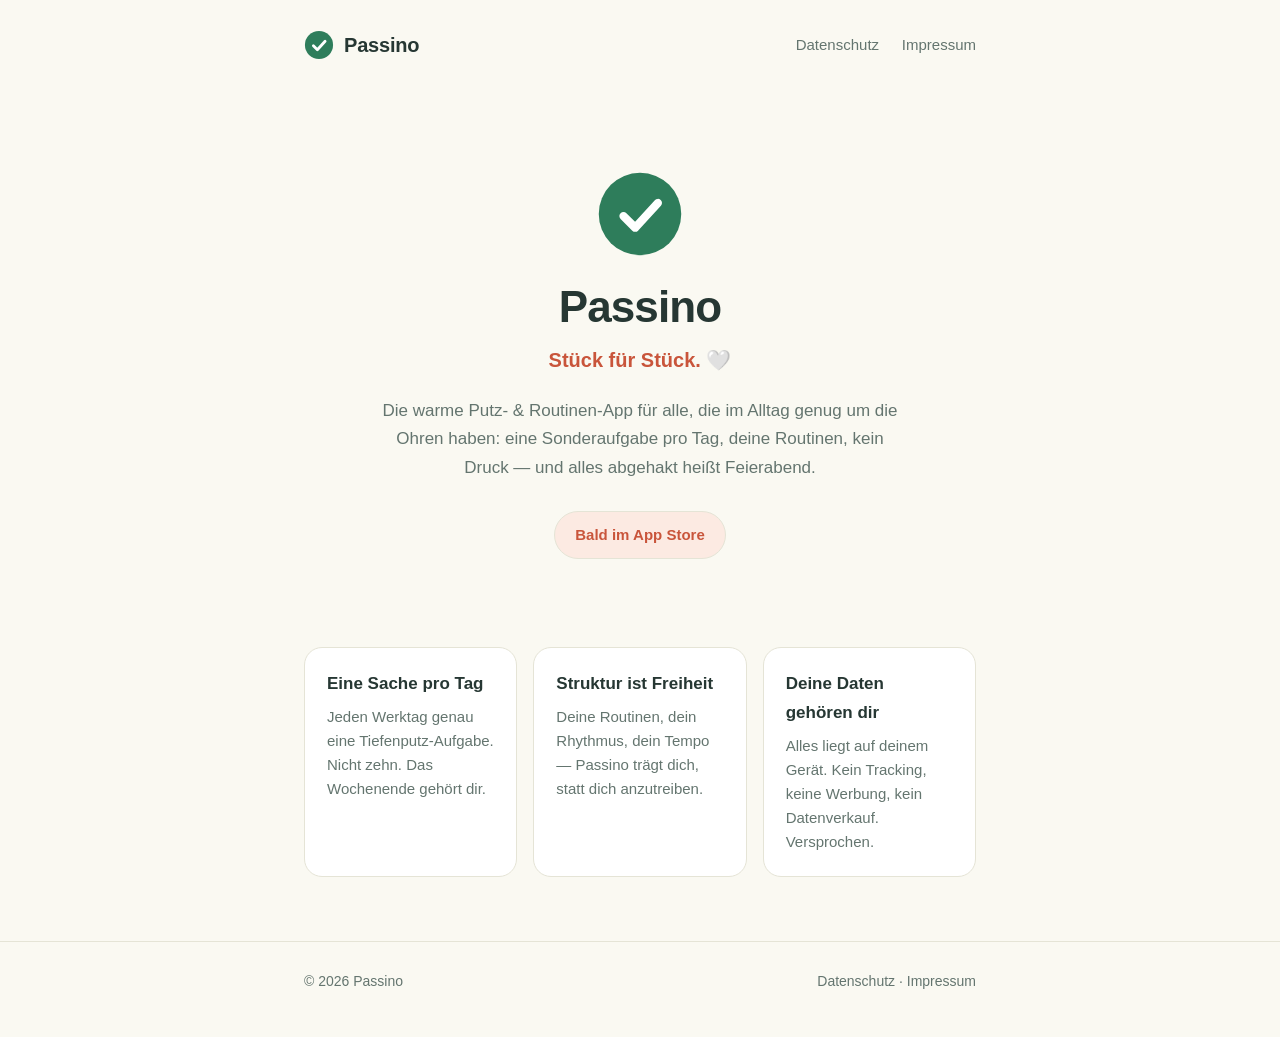
<file: index.html>
<!DOCTYPE html>
<html lang="de">
<head>
<meta charset="utf-8">
<meta name="viewport" content="width=device-width, initial-scale=1">
<title>Passino — Stück für Stück</title>
<meta name="description" content="Passino ist die warme Putz- und Routinen-App: eine Sonderaufgabe pro Tag, deine Routinen, kein Druck. Alles abgehakt heißt Feierabend. 🤍">
<link rel="stylesheet" href="/style.css">
</head>
<body>
<header class="site">
  <div class="wrap">
    <a class="brand" href="/">
      <svg viewBox="0 0 64 64" aria-hidden="true"><circle cx="32" cy="32" r="30" fill="#2E7D5B"/><path d="M20 33.5 28.5 42 45 24" fill="none" stroke="#fff" stroke-width="6" stroke-linecap="round" stroke-linejoin="round"/></svg>
      Passino
    </a>
    <nav class="top">
      <a href="/datenschutz/">Datenschutz</a>
      <a href="/impressum/">Impressum</a>
    </nav>
  </div>
</header>
<main>
  <div class="wrap">
    <section class="hero">
      <svg class="mark" viewBox="0 0 64 64" aria-hidden="true"><circle cx="32" cy="32" r="30" fill="#2E7D5B"/><path d="M20 33.5 28.5 42 45 24" fill="none" stroke="#fff" stroke-width="6" stroke-linecap="round" stroke-linejoin="round"/></svg>
      <h1>Passino</h1>
      <p class="claim">Stück für Stück. 🤍</p>
      <p class="sub">Die warme Putz- &amp; Routinen-App für alle, die im Alltag genug um die Ohren haben: eine Sonderaufgabe pro Tag, deine Routinen, kein Druck — und alles abgehakt heißt Feierabend.</p>
      <span class="badge">Bald im App Store</span>
    </section>
    <section class="cards">
      <div class="card">
        <h3>Eine Sache pro Tag</h3>
        <p>Jeden Werktag genau eine Tiefenputz-Aufgabe. Nicht zehn. Das Wochenende gehört dir.</p>
      </div>
      <div class="card">
        <h3>Struktur ist Freiheit</h3>
        <p>Deine Routinen, dein Rhythmus, dein Tempo — Passino trägt dich, statt dich anzutreiben.</p>
      </div>
      <div class="card">
        <h3>Deine Daten gehören dir</h3>
        <p>Alles liegt auf deinem Gerät. Kein Tracking, keine Werbung, kein Datenverkauf. Versprochen.</p>
      </div>
    </section>
  </div>
</main>
<footer class="site">
  <div class="wrap">
    <span>© 2026 Passino</span>
    <span><a href="/datenschutz/">Datenschutz</a> · <a href="/impressum/">Impressum</a></span>
  </div>
</footer>
</body>
</html>
</file>
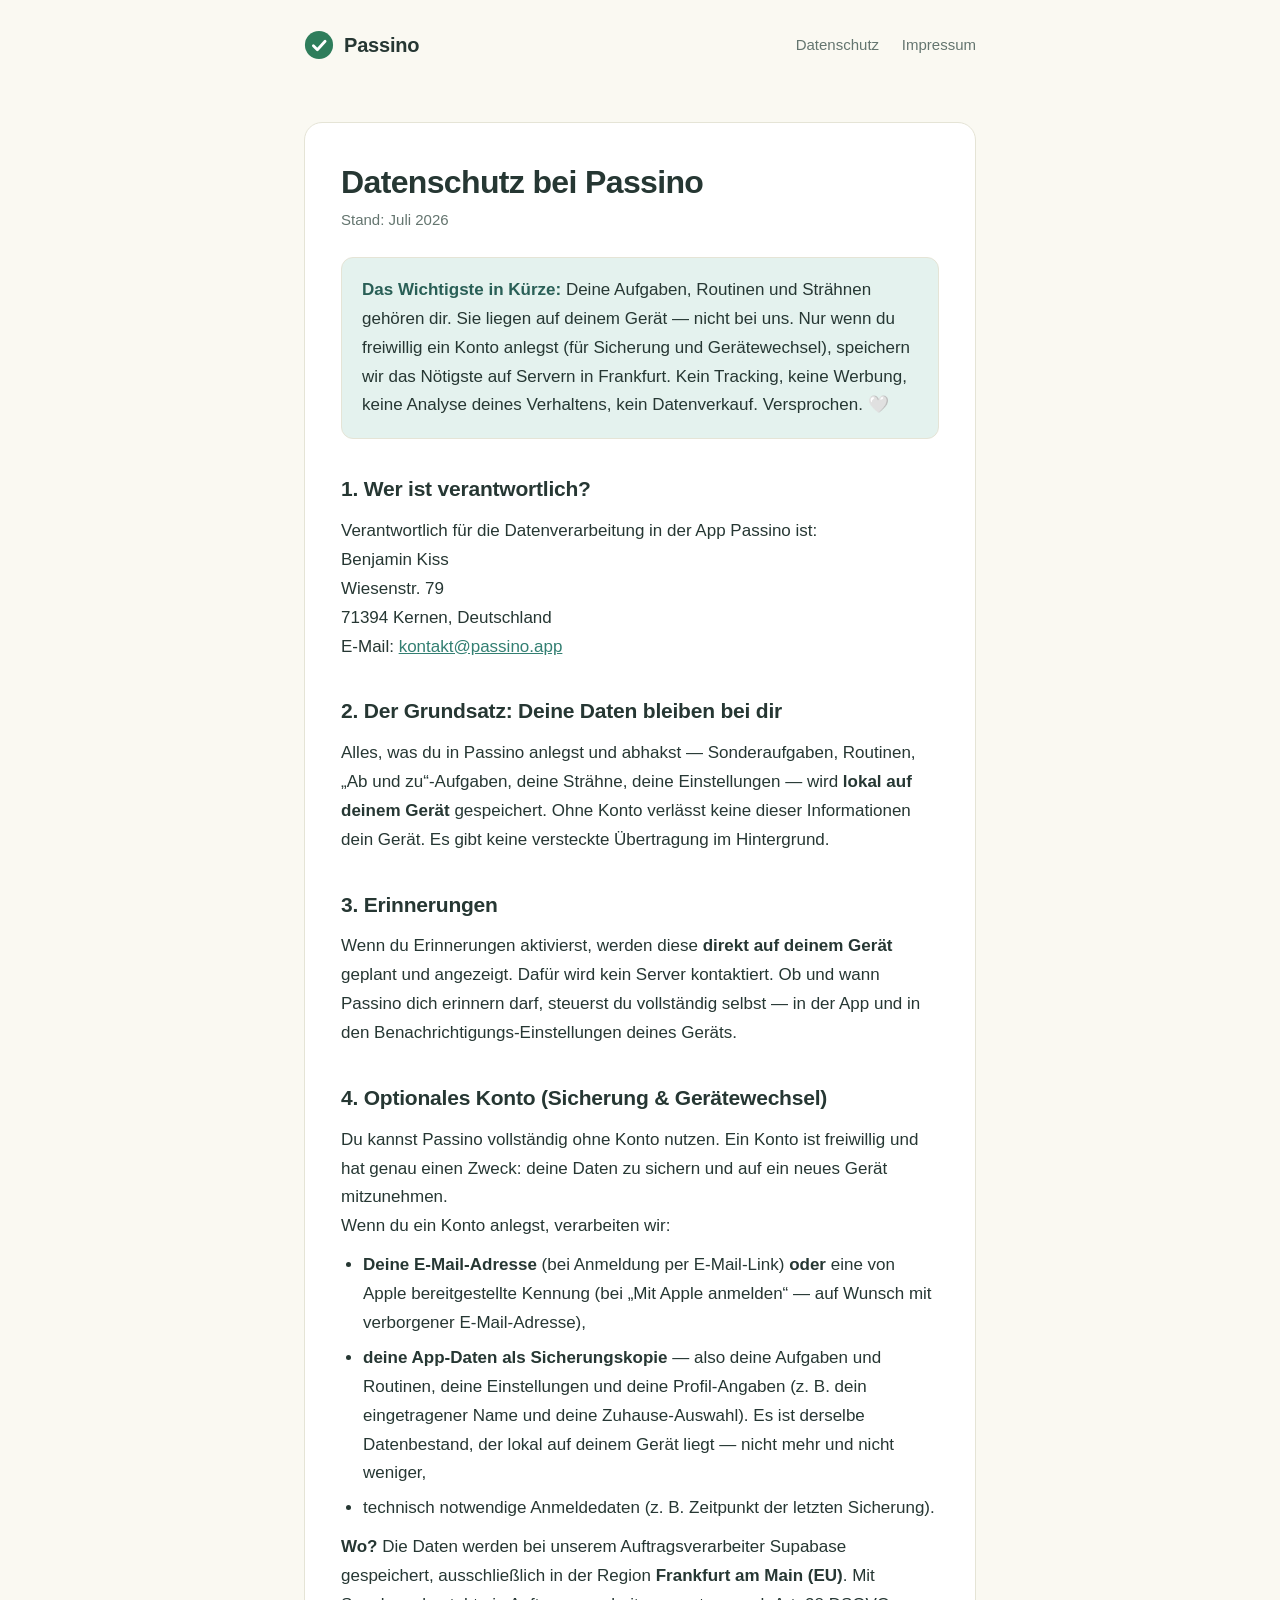
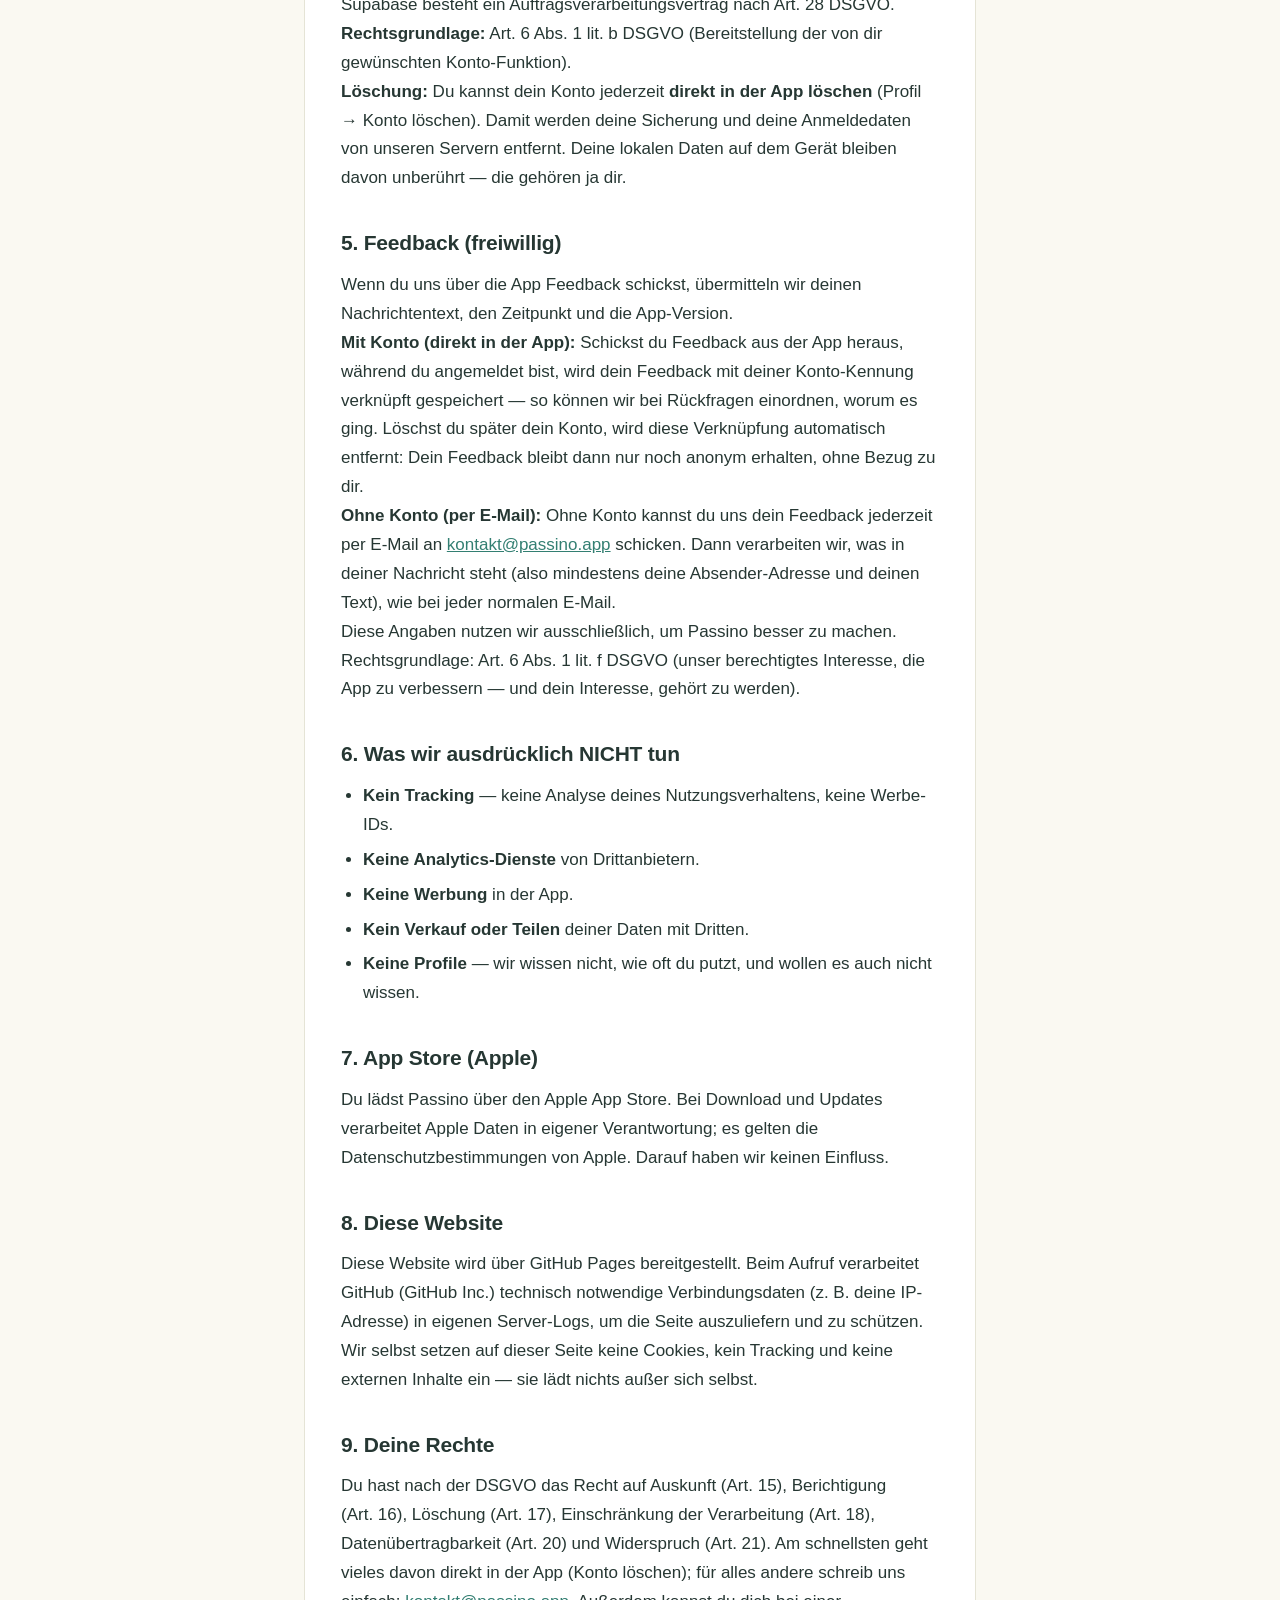
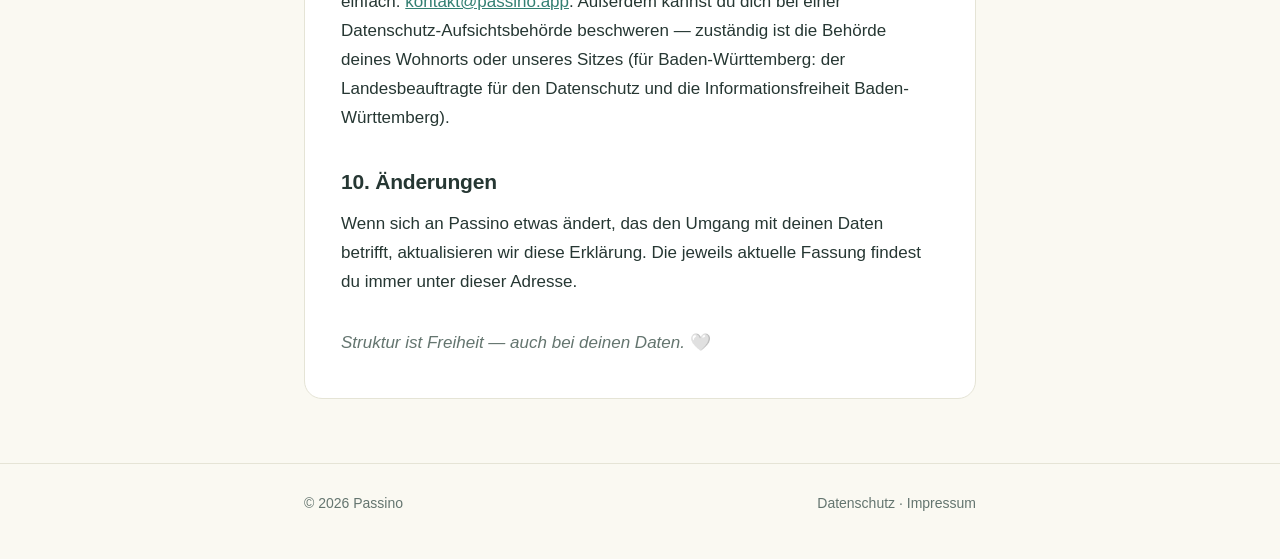
<file: datenschutz/index.html>
<!DOCTYPE html>
<html lang="de">
<head>
<meta charset="utf-8">
<meta name="viewport" content="width=device-width, initial-scale=1">
<title>Datenschutz — Passino</title>
<meta name="description" content="Datenschutzerklärung der Passino-App: lokal zuerst, kein Tracking, keine Werbung.">
<meta name="robots" content="index,follow">
<link rel="stylesheet" href="/style.css">
</head>
<body>
<header class="site">
  <div class="wrap">
    <a class="brand" href="/">
      <svg viewBox="0 0 64 64" aria-hidden="true"><circle cx="32" cy="32" r="30" fill="#2E7D5B"/><path d="M20 33.5 28.5 42 45 24" fill="none" stroke="#fff" stroke-width="6" stroke-linecap="round" stroke-linejoin="round"/></svg>
      Passino
    </a>
    <nav class="top">
      <a href="/datenschutz/">Datenschutz</a>
      <a href="/impressum/">Impressum</a>
    </nav>
  </div>
</header>
<main>
<div class="wrap">
<article>
<h1>Datenschutz bei Passino</h1>
<p class="stand">Stand: Juli 2026</p>

<div class="kurz"><strong>Das Wichtigste in Kürze:</strong> Deine Aufgaben, Routinen und Strähnen gehören dir. Sie liegen auf deinem Gerät — nicht bei uns. Nur wenn du freiwillig ein Konto anlegst (für Sicherung und Gerätewechsel), speichern wir das Nötigste auf Servern in Frankfurt. Kein Tracking, keine Werbung, keine Analyse deines Verhaltens, kein Datenverkauf. Versprochen. 🤍</div>

<h2>1. Wer ist verantwortlich?</h2>
<p>Verantwortlich für die Datenverarbeitung in der App Passino ist:</p>
<p>Benjamin Kiss<br>
Wiesenstr. 79<br>
71394 Kernen, Deutschland<br>
E-Mail: <a href="mailto:kontakt@passino.app">kontakt@passino.app</a></p>

<h2>2. Der Grundsatz: Deine Daten bleiben bei dir</h2>
<p>Alles, was du in Passino anlegst und abhakst — Sonderaufgaben, Routinen, „Ab und zu“-Aufgaben, deine Strähne, deine Einstellungen — wird <strong>lokal auf deinem Gerät</strong> gespeichert. Ohne Konto verlässt keine dieser Informationen dein Gerät. Es gibt keine versteckte Übertragung im Hintergrund.</p>

<h2>3. Erinnerungen</h2>
<p>Wenn du Erinnerungen aktivierst, werden diese <strong>direkt auf deinem Gerät</strong> geplant und angezeigt. Dafür wird kein Server kontaktiert. Ob und wann Passino dich erinnern darf, steuerst du vollständig selbst — in der App und in den Benachrichtigungs-Einstellungen deines Geräts.</p>

<h2>4. Optionales Konto (Sicherung &amp; Gerätewechsel)</h2>
<p>Du kannst Passino vollständig ohne Konto nutzen. Ein Konto ist freiwillig und hat genau einen Zweck: deine Daten zu sichern und auf ein neues Gerät mitzunehmen.</p>
<p>Wenn du ein Konto anlegst, verarbeiten wir:</p>
<ul>
<li><strong>Deine E-Mail-Adresse</strong> (bei Anmeldung per E-Mail-Link) <strong>oder</strong> eine von Apple bereitgestellte Kennung (bei „Mit Apple anmelden“ — auf Wunsch mit verborgener E-Mail-Adresse),</li>
<li><strong>deine App-Daten als Sicherungskopie</strong> — also deine Aufgaben und Routinen, deine Einstellungen und deine Profil-Angaben (z.&nbsp;B. dein eingetragener Name und deine Zuhause-Auswahl). Es ist derselbe Datenbestand, der lokal auf deinem Gerät liegt — nicht mehr und nicht weniger,</li>
<li>technisch notwendige Anmeldedaten (z.&nbsp;B. Zeitpunkt der letzten Sicherung).</li>
</ul>
<p><strong>Wo?</strong> Die Daten werden bei unserem Auftragsverarbeiter Supabase gespeichert, ausschließlich in der Region <strong>Frankfurt am Main (EU)</strong>. Mit Supabase besteht ein Auftragsverarbeitungsvertrag nach Art.&nbsp;28 DSGVO.</p>
<p><strong>Rechtsgrundlage:</strong> Art.&nbsp;6 Abs.&nbsp;1 lit.&nbsp;b DSGVO (Bereitstellung der von dir gewünschten Konto-Funktion).</p>
<p><strong>Löschung:</strong> Du kannst dein Konto jederzeit <strong>direkt in der App löschen</strong> (Profil → Konto löschen). Damit werden deine Sicherung und deine Anmeldedaten von unseren Servern entfernt. Deine lokalen Daten auf dem Gerät bleiben davon unberührt — die gehören ja dir.</p>

<h2>5. Feedback (freiwillig)</h2>
<p>Wenn du uns über die App Feedback schickst, übermitteln wir deinen Nachrichtentext, den Zeitpunkt und die App-Version.</p>
<p><strong>Mit Konto (direkt in der App):</strong> Schickst du Feedback aus der App heraus, während du angemeldet bist, wird dein Feedback mit deiner Konto-Kennung verknüpft gespeichert — so können wir bei Rückfragen einordnen, worum es ging. Löschst du später dein Konto, wird diese Verknüpfung automatisch entfernt: Dein Feedback bleibt dann nur noch anonym erhalten, ohne Bezug zu dir.</p>
<p><strong>Ohne Konto (per E-Mail):</strong> Ohne Konto kannst du uns dein Feedback jederzeit per E-Mail an <a href="mailto:kontakt@passino.app">kontakt@passino.app</a> schicken. Dann verarbeiten wir, was in deiner Nachricht steht (also mindestens deine Absender-Adresse und deinen Text), wie bei jeder normalen E-Mail.</p>
<p>Diese Angaben nutzen wir ausschließlich, um Passino besser zu machen. Rechtsgrundlage: Art.&nbsp;6 Abs.&nbsp;1 lit.&nbsp;f DSGVO (unser berechtigtes Interesse, die App zu verbessern — und dein Interesse, gehört zu werden).</p>

<h2>6. Was wir ausdrücklich NICHT tun</h2>
<ul>
<li><strong>Kein Tracking</strong> — keine Analyse deines Nutzungsverhaltens, keine Werbe-IDs.</li>
<li><strong>Keine Analytics-Dienste</strong> von Drittanbietern.</li>
<li><strong>Keine Werbung</strong> in der App.</li>
<li><strong>Kein Verkauf oder Teilen</strong> deiner Daten mit Dritten.</li>
<li><strong>Keine Profile</strong> — wir wissen nicht, wie oft du putzt, und wollen es auch nicht wissen.</li>
</ul>

<h2>7. App Store (Apple)</h2>
<p>Du lädst Passino über den Apple App Store. Bei Download und Updates verarbeitet Apple Daten in eigener Verantwortung; es gelten die Datenschutzbestimmungen von Apple. Darauf haben wir keinen Einfluss.</p>

<h2>8. Diese Website</h2>
<p>Diese Website wird über GitHub Pages bereitgestellt. Beim Aufruf verarbeitet GitHub (GitHub Inc.) technisch notwendige Verbindungsdaten (z.&nbsp;B. deine IP-Adresse) in eigenen Server-Logs, um die Seite auszuliefern und zu schützen. Wir selbst setzen auf dieser Seite keine Cookies, kein Tracking und keine externen Inhalte ein — sie lädt nichts außer sich selbst.</p>

<h2>9. Deine Rechte</h2>
<p>Du hast nach der DSGVO das Recht auf Auskunft (Art.&nbsp;15), Berichtigung (Art.&nbsp;16), Löschung (Art.&nbsp;17), Einschränkung der Verarbeitung (Art.&nbsp;18), Datenübertragbarkeit (Art.&nbsp;20) und Widerspruch (Art.&nbsp;21). Am schnellsten geht vieles davon direkt in der App (Konto löschen); für alles andere schreib uns einfach: <a href="mailto:kontakt@passino.app">kontakt@passino.app</a>. Außerdem kannst du dich bei einer Datenschutz-Aufsichtsbehörde beschweren — zuständig ist die Behörde deines Wohnorts oder unseres Sitzes (für Baden-Württemberg: der Landesbeauftragte für den Datenschutz und die Informationsfreiheit Baden-Württemberg).</p>

<h2>10. Änderungen</h2>
<p>Wenn sich an Passino etwas ändert, das den Umgang mit deinen Daten betrifft, aktualisieren wir diese Erklärung. Die jeweils aktuelle Fassung findest du immer unter dieser Adresse.</p>

<p style="margin-top:32px;color:var(--muted)"><em>Struktur ist Freiheit — auch bei deinen Daten.</em> 🤍</p>
</article>
</div>
</main>
<footer class="site">
  <div class="wrap">
    <span>© 2026 Passino</span>
    <span><a href="/datenschutz/">Datenschutz</a> · <a href="/impressum/">Impressum</a></span>
  </div>
</footer>
</body>
</html>
</file>
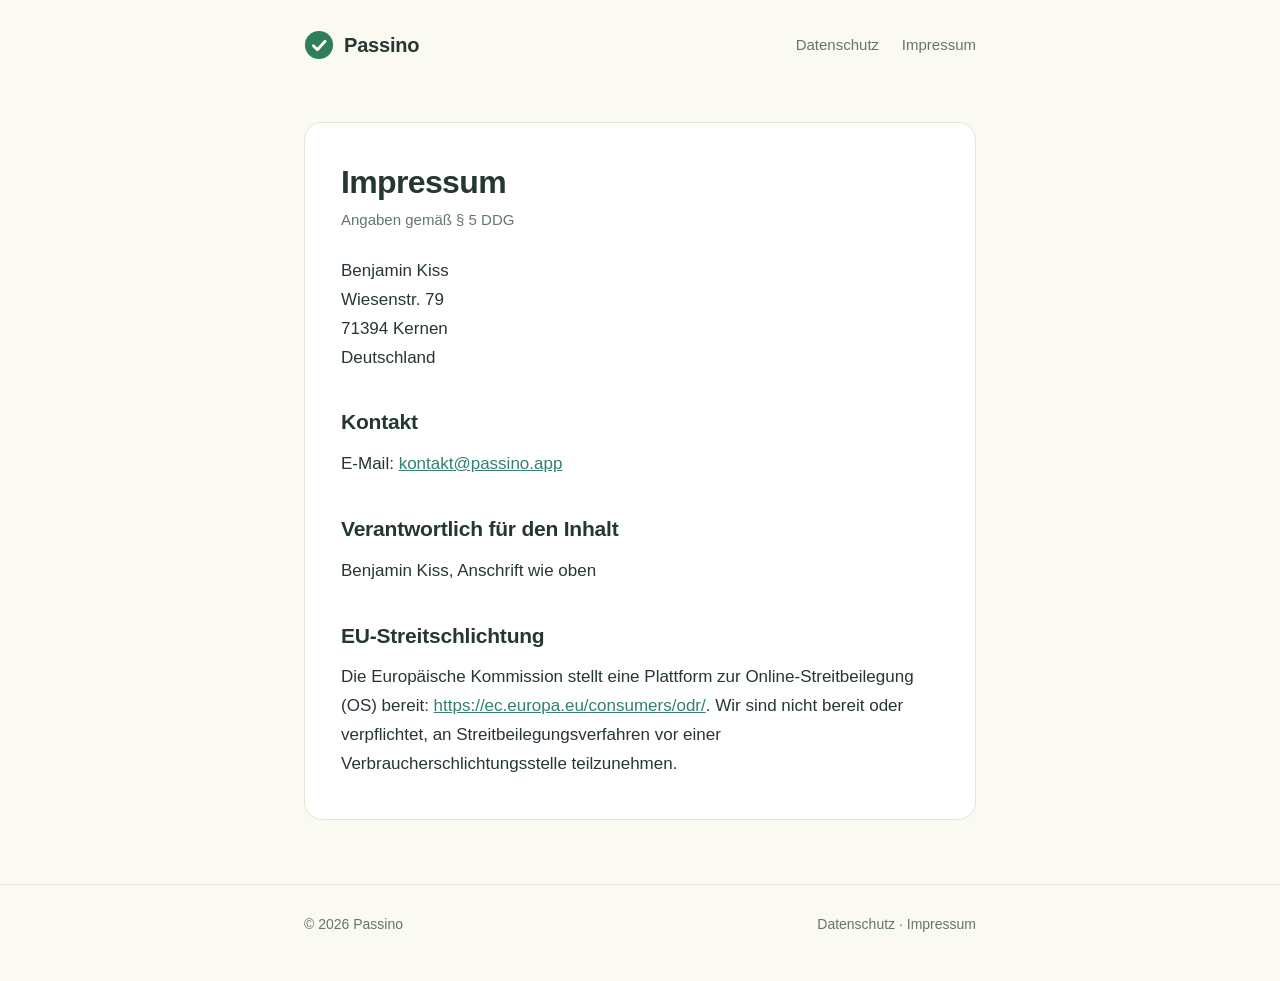
<file: impressum/index.html>
<!DOCTYPE html>
<html lang="de">
<head>
<meta charset="utf-8">
<meta name="viewport" content="width=device-width, initial-scale=1">
<title>Impressum — Passino</title>
<meta name="robots" content="index,follow">
<link rel="stylesheet" href="/style.css">
</head>
<body>
<header class="site">
  <div class="wrap">
    <a class="brand" href="/">
      <svg viewBox="0 0 64 64" aria-hidden="true"><circle cx="32" cy="32" r="30" fill="#2E7D5B"/><path d="M20 33.5 28.5 42 45 24" fill="none" stroke="#fff" stroke-width="6" stroke-linecap="round" stroke-linejoin="round"/></svg>
      Passino
    </a>
    <nav class="top">
      <a href="/datenschutz/">Datenschutz</a>
      <a href="/impressum/">Impressum</a>
    </nav>
  </div>
</header>
<main>
<div class="wrap">
<article>
<h1>Impressum</h1>
<p class="stand">Angaben gemäß §&nbsp;5 DDG</p>

<p>Benjamin Kiss<br>
Wiesenstr. 79<br>
71394 Kernen<br>
Deutschland</p>

<h2>Kontakt</h2>
<p>E-Mail: <a href="mailto:kontakt@passino.app">kontakt@passino.app</a></p>

<h2>Verantwortlich für den Inhalt</h2>
<p>Benjamin Kiss, Anschrift wie oben</p>

<h2>EU-Streitschlichtung</h2>
<p>Die Europäische Kommission stellt eine Plattform zur Online-Streitbeilegung (OS) bereit: <a href="https://ec.europa.eu/consumers/odr/" rel="noopener">https://ec.europa.eu/consumers/odr/</a>. Wir sind nicht bereit oder verpflichtet, an Streitbeilegungsverfahren vor einer Verbraucherschlichtungsstelle teilzunehmen.</p>
</article>
</div>
</main>
<footer class="site">
  <div class="wrap">
    <span>© 2026 Passino</span>
    <span><a href="/datenschutz/">Datenschutz</a> · <a href="/impressum/">Impressum</a></span>
  </div>
</footer>
</body>
</html>
</file>
<file: style.css>
:root{--bg:#FAF9F2;--card:#FFFFFF;--text:#263733;--muted:#64756F;--green:#337F72;--green-deep:#295F56;--green-soft:#E4F2EE;--coral:#E16A4B;--coral-deep:#C9553B;--coral-soft:#FCEAE2;--border:#E5E4D6;--radius:18px}
@media (prefers-color-scheme:dark){:root{--bg:#131A18;--card:#1D2624;--text:#E7EDEA;--muted:#9FAFA9;--green:#43907F;--green-deep:#9CCFC2;--green-soft:#1E332E;--coral:#F08B72;--coral-deep:#F49D86;--coral-soft:#3B2822;--border:#2A3835}}
*{box-sizing:border-box;margin:0;padding:0}
html{scroll-behavior:smooth}
body{font-family:-apple-system,BlinkMacSystemFont,"Segoe UI",Roboto,"Helvetica Neue",Arial,sans-serif;background:var(--bg);color:var(--text);line-height:1.7;font-size:17px;-webkit-font-smoothing:antialiased}
.wrap{max-width:720px;margin:0 auto;padding:0 24px}
header.site{padding:28px 0}
header.site .wrap{display:flex;align-items:center;justify-content:space-between}
.brand{display:flex;align-items:center;gap:10px;text-decoration:none;color:var(--text);font-weight:700;font-size:20px;letter-spacing:-.01em}
.brand svg{width:30px;height:30px;flex:none}
nav.top a{color:var(--muted);text-decoration:none;font-size:15px;margin-left:18px}
nav.top a:hover{color:var(--green)}
main{padding:24px 0 64px}
.hero{text-align:center;padding:56px 0 40px}
.hero .mark{width:88px;height:88px;margin:0 auto 24px;display:block}
.hero h1{font-size:44px;letter-spacing:-.02em;line-height:1.15;font-weight:800}
.hero .claim{font-size:20px;color:var(--coral-deep);margin-top:10px;font-weight:600}
.hero p.sub{max-width:520px;margin:20px auto 0;color:var(--muted)}
.badge{display:inline-block;margin-top:28px;background:var(--coral-soft);color:var(--coral-deep);border:1px solid var(--border);padding:10px 20px;border-radius:999px;font-weight:600;font-size:15px}
.cards{display:grid;grid-template-columns:repeat(auto-fit,minmax(200px,1fr));gap:16px;margin-top:48px}
.card{background:var(--card);border:1px solid var(--border);border-radius:var(--radius);padding:22px}
.card h3{font-size:17px;margin-bottom:6px}
.card p{font-size:15px;color:var(--muted);line-height:1.6}
article{background:var(--card);border:1px solid var(--border);border-radius:var(--radius);padding:40px 36px;margin-top:8px}
article h1{font-size:32px;letter-spacing:-.02em;line-height:1.2;margin-bottom:6px}
article .stand{color:var(--muted);font-size:15px;margin-bottom:24px}
article h2{font-size:21px;margin:32px 0 10px;letter-spacing:-.01em}
article p,article li{color:var(--text)}
article ul{padding-left:22px;margin:10px 0}
article li{margin:6px 0}
.kurz{background:var(--green-soft);border:1px solid var(--border);border-radius:12px;padding:18px 20px;margin:8px 0 12px}
.kurz strong{color:var(--green-deep)}
.placeholder{background:#FFF3CD;color:#7A5D00;padding:1px 6px;border-radius:6px;font-size:.92em}
@media (prefers-color-scheme:dark){.placeholder{background:#4A3F14;color:#EBD48A}}
footer.site{border-top:1px solid var(--border);padding:28px 0 44px;color:var(--muted);font-size:14px}
footer.site .wrap{display:flex;flex-wrap:wrap;gap:8px 20px;align-items:center;justify-content:space-between}
footer.site a{color:var(--muted);text-decoration:none}
footer.site a:hover{color:var(--green)}
a{color:var(--green)}
@media(max-width:560px){.hero h1{font-size:34px}article{padding:28px 20px}}
</file>
